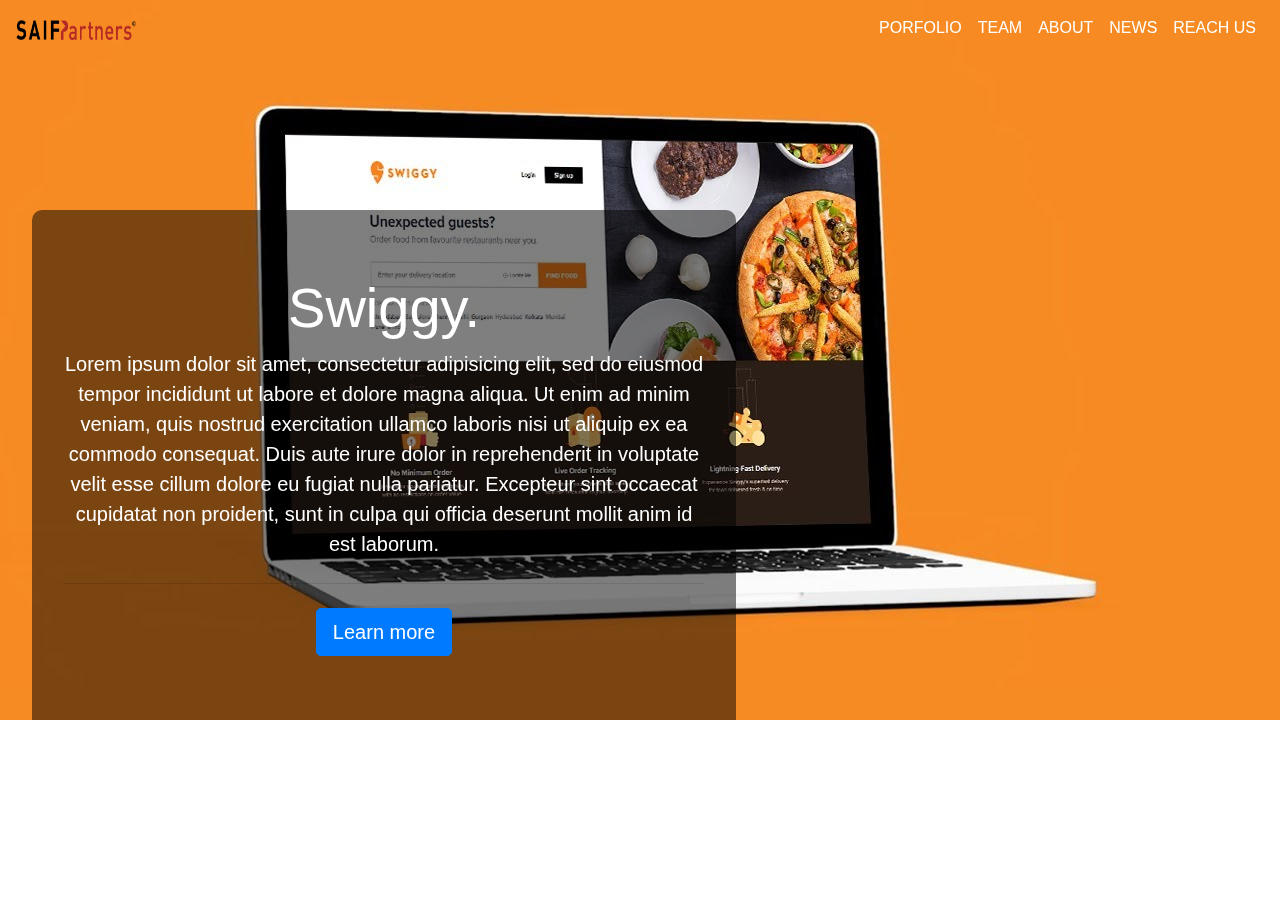
<file: index.html>
<!DOCTYPE html>
<html style="overflow: hidden;">
<head>
	<title>Saifpartners</title>

	<link rel="stylesheet" href="https://maxcdn.bootstrapcdn.com/bootstrap/4.0.0/css/bootstrap.min.css" integrity="sha384-Gn5384xqQ1aoWXA+058RXPxPg6fy4IWvTNh0E263XmFcJlSAwiGgFAW/dAiS6JXm" crossorigin="anonymous">
	<link rel="stylesheet" type="text/css" href="style.css">

</head>
<body>






		<div id="MagicCarousel" class="carousel slide" data-ride="carousel" data-interval="3000" data-pause="false" >
			<div class="carousel-inner" role="listbox">
				<div class="carousel-item">
					<img class="d-block w-100" src="img/sp.jpg" alt="paytm">
					<div class="carousel-caption">
						<div class="jumbotron">
							  <h1 class="display-4">Saif Partners</h1>
							  <p class="lead">Lorem ipsum dolor sit amet, consectetur adipisicing elit, sed do eiusmod
							  tempor incididunt ut labore et dolore magna aliqua. Ut enim ad minim veniam,
							  quis nostrud exercitation ullamco laboris nisi ut aliquip ex ea commodo
							  consequat. Duis aute irure dolor in reprehenderit in voluptate velit esse
							  cillum dolore eu fugiat nulla pariatur. Excepteur sint occaecat cupidatat non
							  proident, sunt in culpa qui officia deserunt mollit anim id est laborum.</p>
							  <hr class="my-4">
							 
							  <p class="lead">
							    <a class="btn btn-primary btn-lg" href="#" role="button">Learn more</a>
							  </p>
						</div>
						
						
					</div>
				</div>

				
					
				<div class="carousel-item active">
					<img class="d-block w-100" src="img/swiggy.jpg" alt="paytm">
					<div class="carousel-caption">
						<div class="jumbotron">
						  <h1 class="display-4">Swiggy.</h1>
						  <p class="lead">Lorem ipsum dolor sit amet, consectetur adipisicing elit, sed do eiusmod
							  tempor incididunt ut labore et dolore magna aliqua. Ut enim ad minim veniam,
							  quis nostrud exercitation ullamco laboris nisi ut aliquip ex ea commodo
							  consequat. Duis aute irure dolor in reprehenderit in voluptate velit esse
							  cillum dolore eu fugiat nulla pariatur. Excepteur sint occaecat cupidatat non
							  proident, sunt in culpa qui officia deserunt mollit anim id est laborum.</p>
							  <hr class="my-4">
							  
							  <p class="lead">
						    <a class="btn btn-primary btn-lg" href="#" role="button">Learn more</a>
						  </p>
						</div>
						
						
					</div>
				</div>
					
				<div class="carousel-item">
					<img class="d-block w-100" src="img/rivigo.jpg" alt="paytm">
					<div class="carousel-caption">
						<div class="jumbotron">
						  <h1 class="display-4">Rivigo.</h1>
						  <p class="lead">Lorem ipsum dolor sit amet, consectetur adipisicing elit, sed do eiusmod
							  tempor incididunt ut labore et dolore magna aliqua. Ut enim ad minim veniam,
							  quis nostrud exercitation ullamco laboris nisi ut aliquip ex ea commodo
							  consequat. Duis aute irure dolor in reprehenderit in voluptate velit esse
							  cillum dolore eu fugiat nulla pariatur. Excepteur sint occaecat cupidatat non
							  proident, sunt in culpa qui officia deserunt mollit anim id est laborum.</p>
							  <hr class="my-4">
							 
							  <p class="lead">
						    <a class="btn btn-primary btn-lg" href="#" role="button">Learn more</a>
						  </p>
						</div>
						
					</div>
				</div>
					
				<div class="carousel-item">
					<img class="d-block w-100" src="img/mmt.jpg" alt="paytm">
					<div class="carousel-caption">
							<div class="jumbotron">
							  <h1 class="display-4">Make My Trip.</h1>
							  <p class="lead">Lorem ipsum dolor sit amet, consectetur adipisicing elit, sed do eiusmod
							  tempor incididunt ut labore et dolore magna aliqua. Ut enim ad minim veniam,
							  quis nostrud exercitation ullamco laboris nisi ut aliquip ex ea commodo
							  consequat. Duis aute irure dolor in reprehenderit in voluptate velit esse
							  cillum dolore eu fugiat nulla pariatur. Excepteur sint occaecat cupidatat non
							  proident, sunt in culpa qui officia deserunt mollit anim id est laborum.</p>
							  <hr class="my-4">
				
							  <p class="lead">
							    <a class="btn btn-primary btn-lg" href="#" role="button">Learn more</a>
							  </p>
							</div>
						
						
					</div>
				</div>
					
					
			</div>
				
		</div>
			
		




		<div class="container-fluid">

			
			<nav class="navbar navbar-expand-lg navbar-trans fixed-top">
  				<a class="navbar-brand" href="#"><img src="img/lo.png" style="width: 120px; height: 20px;"></a>
					  <button class="navbar-toggler" type="button" data-toggle="collapse" data-target="#nav1">
					    <span class="navbar-toggler-icon" style="color: white;"></span>
					  </button>

  <div class="collapse navbar-collapse" id="nav1">
		    <ul class="navbar-nav ml-auto">
		    	<li class="nav-item"><a href="portfolio.html" class="nav-link" style="color:white;">PORFOLIO</a></li>
		 	
		    	<li class="nav-item"><a href="team.html" class="nav-link" style="color:white;">TEAM</a></li>
							      
			      
		    
		    	<li class="nav-item"><a href="#" class="nav-link" style="color:white;">ABOUT</a></li>
							      
			      
		    
		    	<li class="nav-item"><a href="#" class="nav-link" style="color:white;">NEWS</a></li>
							      
			      
		    
		    	<li class="nav-item"><a href="#" class="nav-link" style="color:white;">REACH US</a></li>
							      
			      
		    </ul>
		   



  </div>
</nav>
</div>


		


		<script src="https://code.jquery.com/jquery-3.2.1.slim.min.js" integrity="sha384-KJ3o2DKtIkvYIK3UENzmM7KCkRr/rE9/Qpg6aAZGJwFDMVNA/GpGFF93hXpG5KkN" crossorigin="anonymous"></script>
		<script src="https://cdnjs.cloudflare.com/ajax/libs/popper.js/1.12.9/umd/popper.min.js" integrity="sha384-ApNbgh9B+Y1QKtv3Rn7W3mgPxhU9K/ScQsAP7hUibX39j7fakFPskvXusvfa0b4Q" crossorigin="anonymous"></script>
		<script src="https://maxcdn.bootstrapcdn.com/bootstrap/4.0.0/js/bootstrap.min.js" integrity="sha384-JZR6Spejh4U02d8jOt6vLEHfe/JQGiRRSQQxSfFWpi1MquVdAyjUar5+76PVCmYl" crossorigin="anonymous"></script>

</body>
</html>
</file>
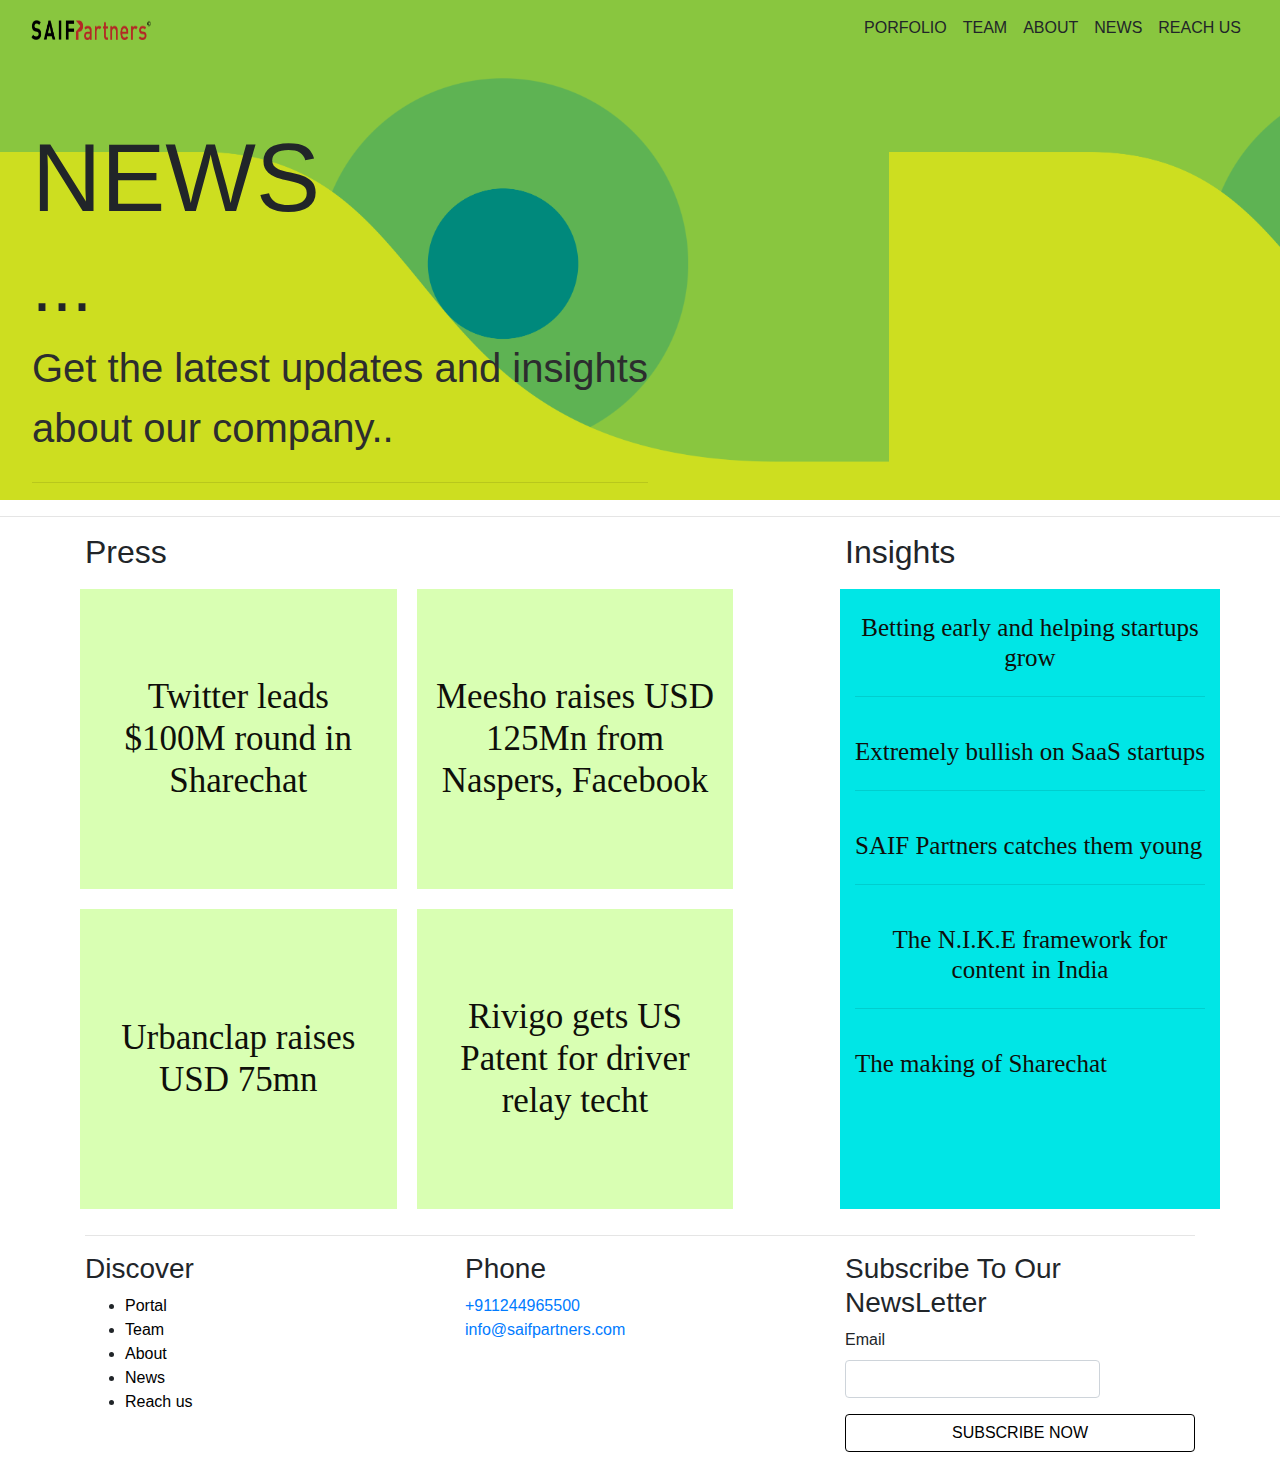
<file: news.html>
<!DOCTYPE html>
<html>
<head>
	<title>Saif Partners</title>
		<link rel="stylesheet" href="https://maxcdn.bootstrapcdn.com/bootstrap/4.0.0/css/bootstrap.min.css" integrity="sha384-Gn5384xqQ1aoWXA+058RXPxPg6fy4IWvTNh0E263XmFcJlSAwiGgFAW/dAiS6JXm" crossorigin="anonymous">
	<link rel="stylesheet" type="text/css" href="news.css">
</head>
<body>

	<div class="container-fluid" style="background: url(img/nbck.png); height:500px; background-size:contain; ">

				<nav class="navbar navbar-expand-lg navbar-light ">
		  				<a class="navbar-brand" href="index.html"><img src="img/lo.png" style="width: 120px; height: 20px;"></a>
							  <button class="navbar-toggler" type="button" data-toggle="collapse" data-target="#nav1">
							    <span class="navbar-toggler-icon"></span>
							  </button>

		  			<div class="collapse navbar-collapse" id="nav1">
					    <ul class="navbar-nav ml-auto">
					    	<li class="nav-item "><a href="portfolio.html" class="nav-link" style="color: #212529;">PORFOLIO</a></li>
					 	
					    	<li class="nav-item"><a href="team.html" class="nav-link" style="color: #212529;">TEAM</a></li>
										      
						      
					    
					    	<li cla="nav-item"><a href="about.html" class="nav-link" style="color: #212529;">ABOUT</a></li>
										      
						      
					    
					    	<li class="nav-item"><a href="news.html" class="nav-link" style="color: #212529;">NEWS</a></li>
										      
						      
					    
					    	<li class="nav-item"><a href="reach.html" class="nav-link" style="color: #212529;">REACH US</a></li>
										      
						      
					    </ul>

		 			 </div>
				</nav>
				<div class="row">

				<div class="jumbotron">
							  <h1 class="display-1">NEWS</h1>
							  <h1 class="display-3">...</h1>

							  <p class="lead" style="color:#2c2d2e;font-size: 40px;">Get the latest updates and insights<br>
								about our company..</p>
							  <hr class="my-4">
		
				</div>

						

			</div>

	</div>

	<hr>


	<div class="container">
		<div class="row">
			<div class="col-md-8">
				<h2>Press</h2>
				<div class="row">
					<div class="col-md-5">
						<a href="https://techcrunch.com/2019/08/15/sharechat-twitter-seriesd/" class="an"><h3 class="ans">Twitter leads $100M round in Sharechat</h3></a>

						
					</div>

					<div class="col-md-5">
						<a href="https://techcrunch.com/2019/08/11/meesho-india/" class="an"><h3 class="ans">Meesho raises USD 125Mn from Naspers, Facebook</h3></a>
						
					</div>
					
				</div>
				<div class="row">
					<div class="col-md-5">
						<a href="https://techcrunch.com/2019/08/01/urbanclap-indias-largest-home-services-startup-raises-75m/" class="an"><h3 class="ans">Urbanclap raises USD 75mn</h3></a>

						
					</div>

					<div class="col-md-5">
						<a href="https://samsung.dailyhunt.in/news/india/english/yourstory-epaper-yourstory/indian+logistics+startup+rivigo+granted+us+patent+for+its+driver+system-newsid-128003372?mode=pwa&s=Samsung&ss=Browser-UHP&utm_source=Samsung&utm_medium=Browser-UHP&utm_campaign=Samsung-Browser-UHP&lite=true&prevRef=samsung&partnerRef=%7B%22pid%22%3A%22samsung%22%7D&puid=505783526058451Android8.0.0SAMSUNGSM-G955FBuildR16NW2.754g100" class="an"><h3 class="ans">Rivigo gets US Patent for driver relay techt</h3></a>
						
					</div>
					
				</div>
				



			</div>

			<div class="col-md-4">

				<h2>Insights</h2>
				<div class="row">
					<div class="col-md-12 r"><br>
						<a href="https://yourstory.com/2019/08/startup-investor-saif-partners-india-mayank-khanduja" ><h4 class="ani">Betting early and helping startups grow</h1></a>
							<br>
						<hr>
						<br>
						<a href="" ><h4 class="ani">Extremely bullish on SaaS startups</h4></a> <br>
						<hr><br>
						<a href="" ><h4 class="ani">SAIF Partners catches them young</h4></a><br>
						<hr><br>
						<a href="" ><h4 class="ani">The N.I.K.E framework for content in India</h4></a><br>
						<hr><br>
						<a href="" ><h4 class="ani">The making of Sharechat</h4></a><br>	
						


					</div>


					

				</div>
				

			</div>
			
		</div>
		



	</div>
	<div class="container" style="margin-bottom: 20px">
			<hr>
			<div class="row">
		       	<div class="col-md-3">
		       			<h3>Discover</h3>
		       			<ul>
				       			<li><a href="portfolio.html" style="color: black;">Portal</a></li>
				       			<li><a href="team.html" style="color: black;">Team</a></li>
				       			<li><a href="about.html" style="color: black;">About</a></li>
				       			<li><a href="news.html" style="color: black;">News</a></li>
				       			<li><a href="reach.html" style="color: black;">Reach us</a></li>
		       			</ul>	
		        </div>
		        <div class="col-md-1"></div>
		       	     <div class="col-md-3">
		       			<h3>Phone</h3>
		       				<a href="#">+911244965500</a>
		       				<a href="#">info@saifpartners.com</a>
		             </div>
		        <div class="col-md-1"></div>  	
		       	        <div class="col-md-3">
		       			   <h3>Subscribe To Our NewsLetter</h3>
		       			        <div class="form-group">
							         <label for="mail">Email</label>
							         <input type="email" class="form-control" id="mail" placeholder="" name="mail">
					            </div>

			                  <button type="button" class="btn btn-info" style="width:350px; background-color: transparent; text-decoration-color: black; border-color: black"><span style="color: black;">SUBSCRIBE NOW</span></button>
                        </div>
            </div>
			
		</div>














		<script src="https://code.jquery.com/jquery-3.2.1.slim.min.js" integrity="sha384-KJ3o2DKtIkvYIK3UENzmM7KCkRr/rE9/Qpg6aAZGJwFDMVNA/GpGFF93hXpG5KkN" crossorigin="anonymous"></script>
		<script src="https://cdnjs.cloudflare.com/ajax/libs/popper.js/1.12.9/umd/popper.min.js" integrity="sha384-ApNbgh9B+Y1QKtv3Rn7W3mgPxhU9K/ScQsAP7hUibX39j7fakFPskvXusvfa0b4Q" crossorigin="anonymous"></script>
		<script src="https://maxcdn.bootstrapcdn.com/bootstrap/4.0.0/js/bootstrap.min.js" integrity="sha384-JZR6Spejh4U02d8jOt6vLEHfe/JQGiRRSQQxSfFWpi1MquVdAyjUar5+76PVCmYl" crossorigin="anonymous"></script>
</body>
</html>
</file>
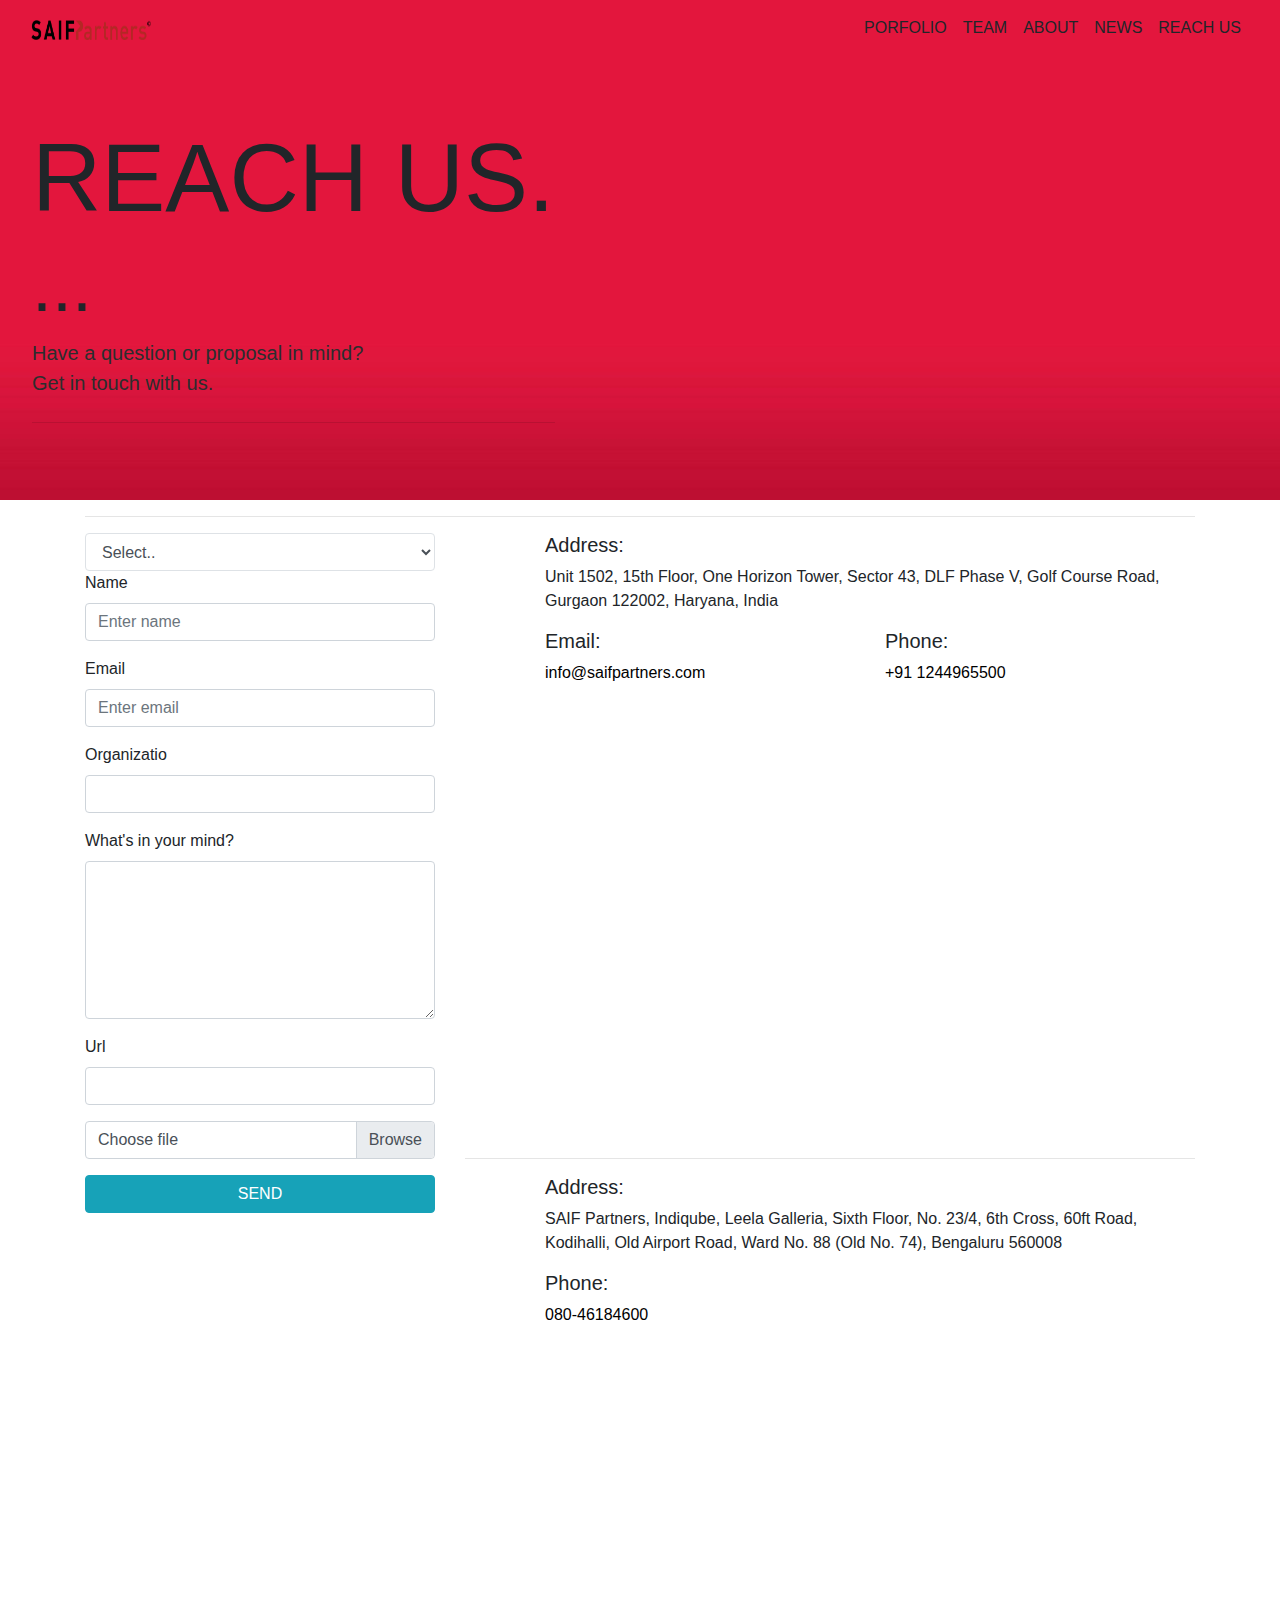
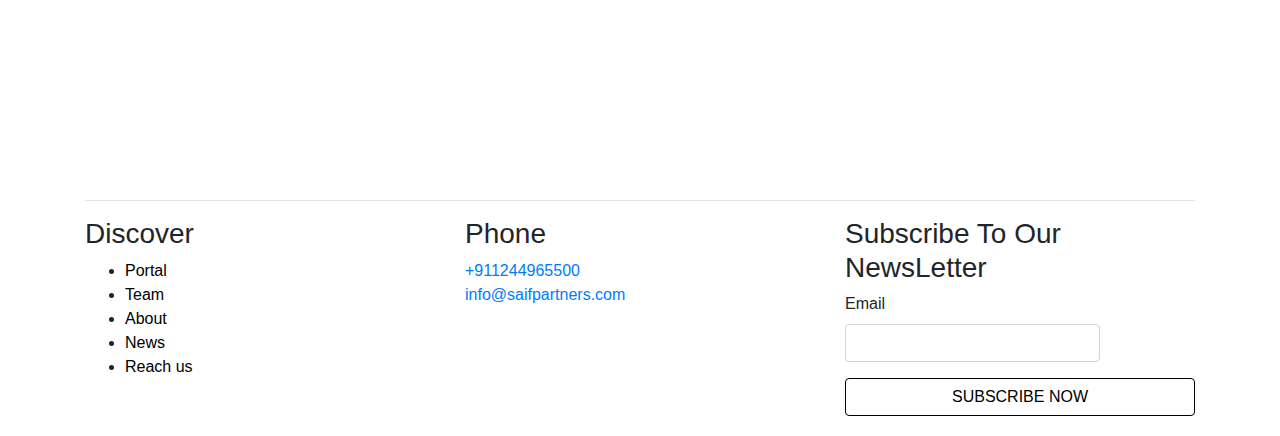
<file: reach.html>
<!DOCTYPE html>
<html>
<head>
	<title>Saif Partners</title>
		<link rel="stylesheet" href="https://maxcdn.bootstrapcdn.com/bootstrap/4.0.0/css/bootstrap.min.css" integrity="sha384-Gn5384xqQ1aoWXA+058RXPxPg6fy4IWvTNh0E263XmFcJlSAwiGgFAW/dAiS6JXm" crossorigin="anonymous">
	<link rel="stylesheet" type="text/css" href="reach.css">
</head>
<body>

	<div class="container-fluid" style="background: url(img/rbck.jpg); height:500px; background-size:contain; ">

				<nav class="navbar navbar-expand-lg navbar-light ">
		  				<a class="navbar-brand" href="index.html"><img src="img/lo.png" style="width: 120px; height: 20px;"></a>
							  <button class="navbar-toggler" type="button" data-toggle="collapse" data-target="#nav1">
							    <span class="navbar-toggler-icon"></span>
							  </button>

		  			<div class="collapse navbar-collapse" id="nav1">
					    <ul class="navbar-nav ml-auto">
					    	<li class="nav-item "><a href="portfolio.html" class="nav-link" style="color: #212529;">PORFOLIO</a></li>
					 	
					    	<li class="nav-item"><a href="team.html" class="nav-link" style="color: #212529;">TEAM</a></li>
										      
						      
					    
					    	<li cla="nav-item"><a href="about.html" class="nav-link" style="color: #212529;">ABOUT</a></li>
										      
						      
					    
					    	<li class="nav-item"><a href="news.html" class="nav-link" style="color: #212529;">NEWS</a></li>
										      
						      
					    
					    	<li class="nav-item"><a href="reach.html" class="nav-link" style="color: #212529;">REACH US</a></li>
										      
						      
					    </ul>

		 			 </div>
				</nav>

		

			
		
			<div class="row">

				<div class="jumbotron">
							  <h1 class="display-1">REACH US.</h1>
							  <h1 class="display-3">...</h1>

							  <p class="lead" style="color:#2c2d2e;">Have a question or proposal in mind?<br>
								Get in touch with us.</p>
							  <hr class="my-4">
		
				</div>

						

			</div>
</div>



<div class="container">	
	<hr>	

	<div class="row">


		<div class="col-md-4">
					<select id="mySelect" data-show-content="true" class="form-control border">
		                <option>Select..</option>
		                <option >Consumer</option>
		                <option >Education</option>
		                <option >Finance</option>
		                <option >Healthcare</option>
			            <option >Industrials</option>
			            <option >Internet</option>
			            <option >IT Services</option>
			            <option >Logistics</option>
			            <option >Mobile</option>

			            </select>
			            <div class="form-group">
					      <label for="name">Name</label>
					      <input type="text" class="form-control" id="name" placeholder="Enter name" name="name">
					    </div>
					    <div class="form-group">
					      <label for="email">Email</label>
					      <input type="email" class="form-control" id="email" placeholder="Enter email" name="email">
					    </div>
					    <div class="form-group">
					      <label for="org">Organizatio</label>
					      <input type="text" class="form-control" id="org" placeholder="" name="org">
					    </div>
					    <div class="form-group">
					      <label for="comment">What's in your mind?</label>
					      <textarea class="form-control" rows="6" id="comment" name="text"></textarea>
					    </div>


					    <div class="form-group">
					      <label for="url">Url</label>
					      <input type="text" class="form-control" id="url" placeholder="" name="url">
					    </div>
					    
					    <div class="custom-file mb-3">
					      <input type="file" class="custom-file-input" id="customFile" name="filename">
					      <label class="custom-file-label" for="customFile">Choose file</label>
					    </div>

					    <button type="button" class="btn btn-info" style="width:350px;">SEND</button>
			

	</div>


		<div class="col-md-8">
			<div style="margin-left: 80px;">
			<h5>Address:</h5> <p>Unit 1502, 15th Floor, One Horizon Tower, Sector 43, DLF Phase V, Golf Course Road, Gurgaon 122002, Haryana, India</p>
			<div class="row">
				<div class="col-md-6">
					<h5>Email:</h5>
					<a href="#" style="color: black;">info@saifpartners.com</a>
					
				</div>
				<div class="col-md-6">
					<h5>Phone:</h5>
					<a href="#" style="color: black;">+91 1244965500</a>
					
				</div>
				
				

			</div>

			<iframe src="https://www.google.com/maps/embed?pb=!1m18!1m12!1m3!1d3507.9364186633547!2d77.09582781507855!3d28.451332982489667!2m3!1f0!2f0!3f0!3m2!1i1024!2i768!4f13.1!3m3!1m2!1s0x390d19775327fa3f%3A0x1d76bb8b778bb88f!2sSAIF%20Partners!5e0!3m2!1sen!2sin!4v1584907148170!5m2!1sen!2sin" width="600" height="450" frameborder="0" style="border:0;" allowfullscreen="" aria-hidden="false" tabindex="0"></iframe>
			</div>
				<hr>
			<div style="margin-left: 80px;">
			<h5>Address:</h5> <p>SAIF Partners, Indiqube, Leela Galleria, Sixth Floor, No. 23/4, 6th Cross, 60ft Road, Kodihalli, Old Airport Road, Ward No. 88 (Old No. 74), Bengaluru 560008</p>
			<div class="row">
				<br>
				
					<div class="col-md-6">
					<h5>Phone:</h5>
					<a href="#" style="color: black;">080-46184600</a>
					
					</div>
				
				

			</div>

			<iframe src="https://www.google.com/maps/embed?pb=!1m18!1m12!1m3!1d3507.9364186633547!2d77.09582781507855!3d28.451332982489667!2m3!1f0!2f0!3f0!3m2!1i1024!2i768!4f13.1!3m3!1m2!1s0x390d19775327fa3f%3A0x1d76bb8b778bb88f!2sSAIF%20Partners!5e0!3m2!1sen!2sin!4v1584907148170!5m2!1sen!2sin" width="600" height="450" frameborder="0" style="border:0;" allowfullscreen="" aria-hidden="false" tabindex="0"></iframe>
			</div>


		</div>
		





	</div>



	<hr>

<div class="row" style="margin-bottom: 20px">
		       	<div class="col-md-3">
		       			<h3>Discover</h3>
		       			<ul>
				       			<li><a href="portfolio.html" style="color: black;">Portal</a></li>
				       			<li><a href="team.html" style="color: black;">Team</a></li>
				       			<li><a href="about.html" style="color: black;">About</a></li>
				       			<li><a href="news.html" style="color: black;">News</a></li>
				       			<li><a href="reach.html" style="color: black;">Reach us</a></li>
		       			</ul>	
		        </div>
		        <div class="col-md-1"></div>
		       	     <div class="col-md-3">
		       			<h3>Phone</h3>
		       				<a href="#">+911244965500</a>
		       				<a href="#">info@saifpartners.com</a>
		             </div>
		        <div class="col-md-1"></div>  	
		       	        <div class="col-md-3">
		       			   <h3>Subscribe To Our NewsLetter</h3>
		       			        <div class="form-group">
							         <label for="mail">Email</label>
							         <input type="email" class="form-control" id="mail" placeholder="" name="mail">
					            </div>

			                  <button type="button" class="btn btn-info" style="width:350px; background-color: transparent; text-decoration-color: black; border-color: black"><span style="color: black;">SUBSCRIBE NOW</span></button>
                        </div>
            </div>
	

	






</div>









		<script src="https://code.jquery.com/jquery-3.2.1.slim.min.js" integrity="sha384-KJ3o2DKtIkvYIK3UENzmM7KCkRr/rE9/Qpg6aAZGJwFDMVNA/GpGFF93hXpG5KkN" crossorigin="anonymous"></script>
		<script src="https://cdnjs.cloudflare.com/ajax/libs/popper.js/1.12.9/umd/popper.min.js" integrity="sha384-ApNbgh9B+Y1QKtv3Rn7W3mgPxhU9K/ScQsAP7hUibX39j7fakFPskvXusvfa0b4Q" crossorigin="anonymous"></script>
		<script src="https://maxcdn.bootstrapcdn.com/bootstrap/4.0.0/js/bootstrap.min.js" integrity="sha384-JZR6Spejh4U02d8jOt6vLEHfe/JQGiRRSQQxSfFWpi1MquVdAyjUar5+76PVCmYl" crossorigin="anonymous"></script>
</body>
</html>
</file>
<file: style.css>
body {
  position: relative;
  height: 100%;
}
.carousel-container{
  position: relative;
  height: 100%;
  width: 100%;
}
/*<!-- Carousel -->*/

.carousel-inner {
  height: fit-content;
}
/*<!-- Carousel Text -->*/
.carousel-caption{
  position:absolute;
  top:50%;
  left: 30%;

  transform: translate(-50%,-50%);
  z-index: 100;
  
}
.jumbotron{
	background:rgba(0,0,0,0.5);
	border-radius: 10px;

}
</file>
<file: news.css>
.jumbotron{
	background: transparent;

}


.navbar-light{
	background-color: transparent;
}

.col-md-5{
	height:300px;
	
	 background-color:  #d9ffb3;
	 margin:10px 10px 10px 10px;
}


.an{
    width: 100%;
    height: 100%;
   
    text-align: center;
    display: table;
    -moz-box-sizing: border-box;
    
}



.ans {
    vertical-align: middle;
    text-align: center;
      display: table-cell; 
      font-size: 35px;
      color: #0f0f0a;
      font-family: Times;
}

.col-md-5:hover{
	background-color: white;
}
.r{
	background-color: #00e6e6;
	height: 620px;
	margin:10px 10px 10px 10px;

}

.ani{
	
	vertical-align: middle;
    text-align: center;
      display: table-cell; 
      font-size: 25px;
      color: #0f0f0a;
      font-family: Times;

}
</file>
<file: reach.css>
.jumbotron{
	background: transparent;

}


.navbar-light{
	background-color: transparent;
}
</file>
